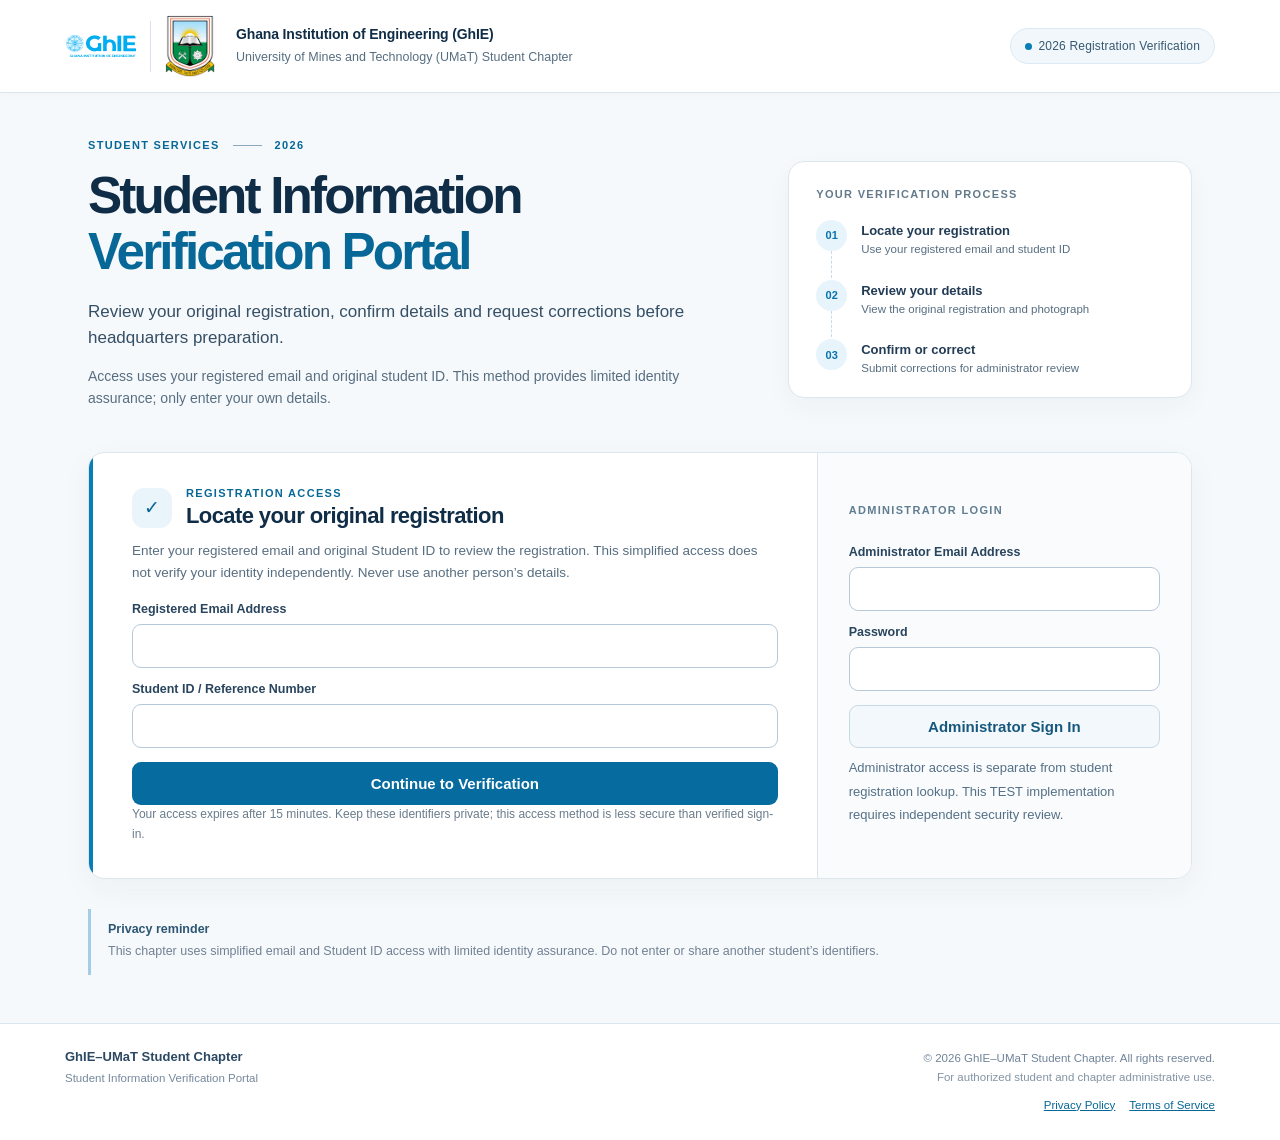
<file: index.html>
<!doctype html>
<html lang="en">
<head>
  <meta charset="UTF-8">
  <meta name="viewport" content="width=device-width,initial-scale=1">
  <meta name="referrer" content="strict-origin-when-cross-origin">
  <meta name="theme-color" content="#ffffff">
  <meta name="description" content="GhIE–UMaT Student Chapter 2026 registration information verification portal.">
  <title>Student Information Verification | GhIE–UMaT Student Chapter</title>
  <link rel="stylesheet" href="style.css">
  <script src="config.js"></script>
  <script src="app.js" defer></script>
</head>
<body>
  <a class="skip-link" href="#main">Skip to main content</a>
  <header class="site-header">
    <div class="header-inner">
      <div class="institutional-identity" aria-label="GhIE and UMaT Student Chapter">
        <div class="logo-pair">
          <div class="ghie-identity" aria-hidden="true">
            <img src="assets/optimized/ghie-image-tight.png" alt="" width="70" height="23" class="ghie-supplied-art">
          </div>
          <span class="identity-separator" aria-hidden="true"></span>
          <img class="umat-crest" src="assets/optimized/umat-crest-tight.png" alt="University of Mines and Technology crest" width="56" height="70">
        </div>
        <div class="identity-copy">
          <div class="identity-heading">Ghana Institution of Engineering <span class="abbreviation">(GhIE)</span></div>
          <div class="identity-subtitle">University of Mines and Technology (UMaT) Student Chapter</div>
        </div>
      </div>
      <div class="header-context"><span class="context-dot" aria-hidden="true"></span>2026 Registration Verification</div>
    </div>
  </header>

  <main id="main" class="site-main">
    <section class="intro" aria-labelledby="page-heading">
      <div class="intro-copy">
        <span class="eyebrow">STUDENT SERVICES <span class="eyebrow-rule" aria-hidden="true"></span> 2026</span>
        <h1 id="page-heading">Student Information<br><span>Verification Portal</span></h1>
        <p class="intro-lead">Review your original registration, confirm details and request corrections before headquarters preparation.</p>
        <p class="intro-detail">Access uses your registered email and original student ID. This method provides limited identity assurance; only enter your own details.</p>
      </div>
      <aside class="process-card" aria-label="Verification process">
        <p class="process-kicker">YOUR VERIFICATION PROCESS</p>
        <ol class="process-steps">
          <li><span class="step-number">01</span><span><strong>Locate your registration</strong><small>Use your registered email and student ID</small></span></li>
          <li><span class="step-number">02</span><span><strong>Review your details</strong><small>View the original registration and photograph</small></span></li>
          <li><span class="step-number">03</span><span><strong>Confirm or correct</strong><small>Submit corrections for administrator review</small></span></li>
        </ol>
      </aside>
    </section>

    <div id="appFeedback" class="global-feedback hide" role="alert" aria-live="assertive"></div>
    <div id="activity" class="activity hide" role="status" aria-live="polite"><span class="spinner" aria-hidden="true"></span><span class="activity-copy"><strong id="activityText">Processing your request…</strong><small id="activityHint">Please keep this page open.</small></span></div>
    <section id="loadingView" class="panel loading-view hide" aria-label="Retrieving your registration record" role="status" aria-live="polite">
      <span class="section-kicker">REGISTRATION RECORD RETRIEVAL</span><h2>Opening your student record…</h2>
      <p>We’re checking your account and retrieving the information on file.</p>
      <div class="skeleton-grid" aria-hidden="true"><span class="skeleton"></span><span class="skeleton"></span><span class="skeleton"></span><span class="skeleton"></span></div>
    </section>

    <section class="panel login-panel" id="login" aria-labelledby="login-title">
      <div class="login-accent" aria-hidden="true"></div>
      <div class="login-body">
        <div class="section-heading"><span class="small-icon" aria-hidden="true">✓</span><div><p class="section-kicker">REGISTRATION ACCESS</p><h2 id="login-title">Locate your original registration</h2></div></div>
        <p class="section-description">Enter your registered email and original Student ID to review the registration. This simplified access does not verify your identity independently. Never use another person’s details.</p>
        <form id="studentLookupForm" class="access-form">
          <div class="form-row"><label for="lookupEmail">Registered Email Address</label><input id="lookupEmail" type="email" maxlength="254" autocomplete="email" required></div>
          <div class="form-row"><label for="lookupId">Student ID / Reference Number</label><input id="lookupId" type="text" maxlength="100" autocomplete="off" required></div>
          <button class="button-primary" type="submit" id="lookupSubmit">Continue to Verification</button>
        </form>
        <div id="lookupResult" class="notice hide" role="status" aria-live="polite"></div>
        <p class="inline-note">Your access expires after 15 minutes. Keep these identifiers private; this access method is less secure than verified sign-in.</p>
      </div>
      <div class="login-aside"><p class="subtle-label">ADMINISTRATOR LOGIN</p>
        <form id="adminLoginForm" class="access-form">
          <div class="form-row"><label for="adminEmail">Administrator Email Address</label><input type="email" id="adminEmail" maxlength="254" autocomplete="username" required></div>
          <div class="form-row"><label for="adminPassword">Password</label><input type="password" id="adminPassword" autocomplete="current-password" required></div>
          <button type="submit" class="button-secondary" id="adminLoginButton">Administrator Sign In</button>
        </form>
        <p>Administrator access is separate from student registration lookup. This TEST implementation requires independent security review.</p>
      </div>
    </section>

    <section class="panel profile-panel hide" id="profile" aria-labelledby="profile-title">
      <div class="panel-topline"><div><span class="section-kicker">STUDENT RECORD</span><h2 id="profile-title">Review your registration information</h2><p class="section-description">Please check each field carefully. The reference number should contain digits only; a valid format does not guarantee the number itself is correct.</p></div><button id="signout" type="button" class="button-secondary button-compact">Sign out</button></div>
      <div class="status-strip"><div><span class="status-label">VERIFICATION STATUS</span><strong id="verificationStatus" class="status-text">Review required</strong></div><span class="status-icon" aria-hidden="true">●</span></div>
      <div id="notice" class="notice hide" role="status" aria-live="polite"></div>
      <div class="progress-note"><span class="progress-label">YOUR NEXT STEP</span> Review the information on file, then confirm your details or propose a correction.</div>
      <div id="correctionTimeline" class="correction-timeline hide" aria-label="Pending correction status"></div>
      <section class="profile-section" aria-labelledby="details-heading">
        <div class="section-heading compact"><span class="section-number" aria-hidden="true">01</span><div><h3 id="details-heading">Personal and academic details</h3><p>Compare these values against your registration information.</p></div></div>
        <div class="detailgrid" id="details"></div>
        <div class="photo" id="photo"></div>
      </section>
      <section class="profile-section" aria-labelledby="region-heading">
        <div class="section-heading compact"><span class="section-number" aria-hidden="true">02</span><div><h3 id="region-heading">Region of Origin</h3><p>Required for preparation of headquarters registration details.</p></div></div>
        <div class="form-row"><label for="region">Select your Region of Origin <span class="required">*</span></label><select id="region" required><option value="">Select a region</option></select></div>
        <div id="outside" class="outside-fields hide"><div class="form-row"><label for="country">Country <span class="required">*</span></label><input id="country" maxlength="80" autocomplete="country-name"></div><div class="form-row"><label for="province">State / Province (if applicable)</label><input id="province" maxlength="80"></div></div>
      </section>
      <section class="profile-section final-step" aria-labelledby="action-heading">
        <div class="section-heading compact"><span class="section-number" aria-hidden="true">03</span><div><h3 id="action-heading">Complete your review</h3><p>Confirm accurate details or propose a correction. Corrections are reviewed before they take effect.</p></div></div>
        <div id="submissionFeedback" class="submission-feedback hide" role="status" aria-live="polite" aria-atomic="true"></div>
        <div id="uncertainActions" class="uncertain-actions hide"><p id="uncertainDetail"></p><div class="actions"><button id="checkStatus" type="button" class="button-secondary">Check current status</button><button id="retryPending" type="button" class="button-primary">Safe retry · same request</button></div></div>
        <div class="actions"><button id="confirm" type="button" class="button-primary">Confirm my details <span aria-hidden="true">✓</span></button><button type="button" class="button-secondary" id="toggleCorrection" aria-expanded="false" aria-controls="correction">Request a correction</button></div>
        <div id="correction" class="correction-box hide"><h4>Propose a correction</h4><p>Your proposed value will be reviewed by a chapter administrator. Your original submission remains unchanged.</p><div class="form-row"><label for="field">Field to correct</label><select id="field"></select></div><div class="form-row"><label for="newValue">Proposed correct value</label><input id="newValue" maxlength="200" placeholder="Enter the correct information"></div><button id="sendCorrection" type="button" class="button-primary">Submit correction for review</button></div>
      </section>
    </section>

    <section class="panel admin-panel hide" id="admin" aria-labelledby="admin-title">
      <div class="panel-topline"><div><p class="section-kicker">AUTHORIZED CHAPTER ACCESS</p><h2 id="admin-title">Administrator dashboard</h2><p class="section-description">Review student verification and proposed corrections.</p></div><div class="admin-header-actions"><button class="button-secondary button-compact" type="button" id="refreshAdmin">Refresh</button><button class="button-secondary button-compact" type="button" id="signoutAdmin">Sign out</button></div></div>
      <div class="admin-banner"><span class="admin-banner-mark" aria-hidden="true">✓</span><div><strong>Authorized chapter review</strong><span>Actions are recorded and subject to server-side permissions.</span></div></div>
      <div id="adminFeedback" class="submission-feedback hide" role="status" aria-live="polite" aria-atomic="true"></div>
      <div id="adminUncertainActions" class="uncertain-actions hide"><p id="adminUncertainDetail"></p><div class="actions"><button id="adminCheckStatus" type="button" class="button-secondary">Check current status</button><button id="adminRetryPending" type="button" class="button-primary">Safe retry · same decision</button></div></div>
      <div class="admin-metrics" id="adminMetrics" aria-label="Global administrator statistics">
        <div class="metric"><small>Original registrations · global</small><strong id="metricRecords">—</strong></div>
        <div class="metric"><small>Confirmed students · global</small><strong id="metricConfirmed">—</strong></div>
        <div class="metric"><small>Registration-ready · global</small><strong id="metricReady">—</strong></div>
        <div class="metric"><small>Students with pending corrections · global</small><strong id="metricPending">—</strong></div>
        <div class="metric"><small>Later duplicate submissions · global</small><strong id="metricDuplicates">—</strong></div>
        <div class="metric"><small>Identity cases needing review · global</small><strong id="metricConflicts">—</strong></div>
      </div>
      <div class="search-box"><label for="search">Search student records</label><p class="form-hint">Search by surname or other names, student reference number, or registered email. Searches run only after you submit.</p><form id="searchForm" class="search-controls"><input type="search" id="search" placeholder="Search records" autocomplete="off"><button type="submit" id="searchButton" class="button-primary">Search</button><button type="button" id="clearSearch" class="button-secondary">Clear / Reset</button></form></div>
      <div class="sr-only" role="status" aria-live="polite" id="summary"></div>
      <section class="admin-section" aria-labelledby="pending-heading"><div class="admin-section-heading"><h3 id="pending-heading">Pending correction requests</h3><span class="subtle-label">ADMIN REVIEW</span></div><div id="pending" class="admin-list" aria-live="polite"></div><nav class="pagination" aria-label="Pending corrections pagination"><button class="button-secondary button-compact" type="button" id="prevPending">Previous</button><span id="pendingPageInfo" class="page-indicator">—</span><button class="button-secondary button-compact" type="button" id="nextPending">Next</button></nav></section>
      <section class="admin-section" aria-labelledby="duplicates-heading"><div class="admin-section-heading"><h3 id="duplicates-heading">Duplicate Registrations</h3><span class="subtle-label">ORIGINALS &amp; REVIEW CASES</span></div><div id="duplicateGroups" class="admin-list"></div></section>
      <section class="admin-section" aria-labelledby="records-heading"><div class="admin-section-heading"><h3 id="records-heading">Student records</h3><span class="subtle-label">REGISTRATION PREPARATION</span></div><div id="records" class="records admin-list" aria-live="polite"></div><nav class="pagination" aria-label="Student records pagination"><button class="button-secondary button-compact" type="button" id="prevRecords">Previous</button><span id="recordPageInfo" class="page-indicator">—</span><button class="button-secondary button-compact" type="button" id="nextRecords">Next</button></nav></section>
    </section>

    <div class="privacy-inline"><strong>Privacy reminder</strong><p>This chapter uses simplified email and Student ID access with limited identity assurance. Do not enter or share another student’s identifiers.</p></div>
  </main>

  <footer class="site-footer"><div class="footer-inner"><div><strong>GhIE–UMaT Student Chapter</strong><span>Student Information Verification Portal</span></div><div class="footer-copy">© 2026 GhIE–UMaT Student Chapter. All rights reserved.<span>For authorized student and chapter administrative use.</span><nav class="legal-links" aria-label="Legal information"><a href="privacy.html">Privacy Policy</a><a href="terms.html">Terms of Service</a></nav></div></div></footer>
  <iframe name="bridge" id="bridge" title="Secure backend communication" class="hide"></iframe>
  <form id="transport" method="POST" target="bridge" class="hide"><input type="hidden" name="payload" id="payload"></form>
</body>
</html>
</file>
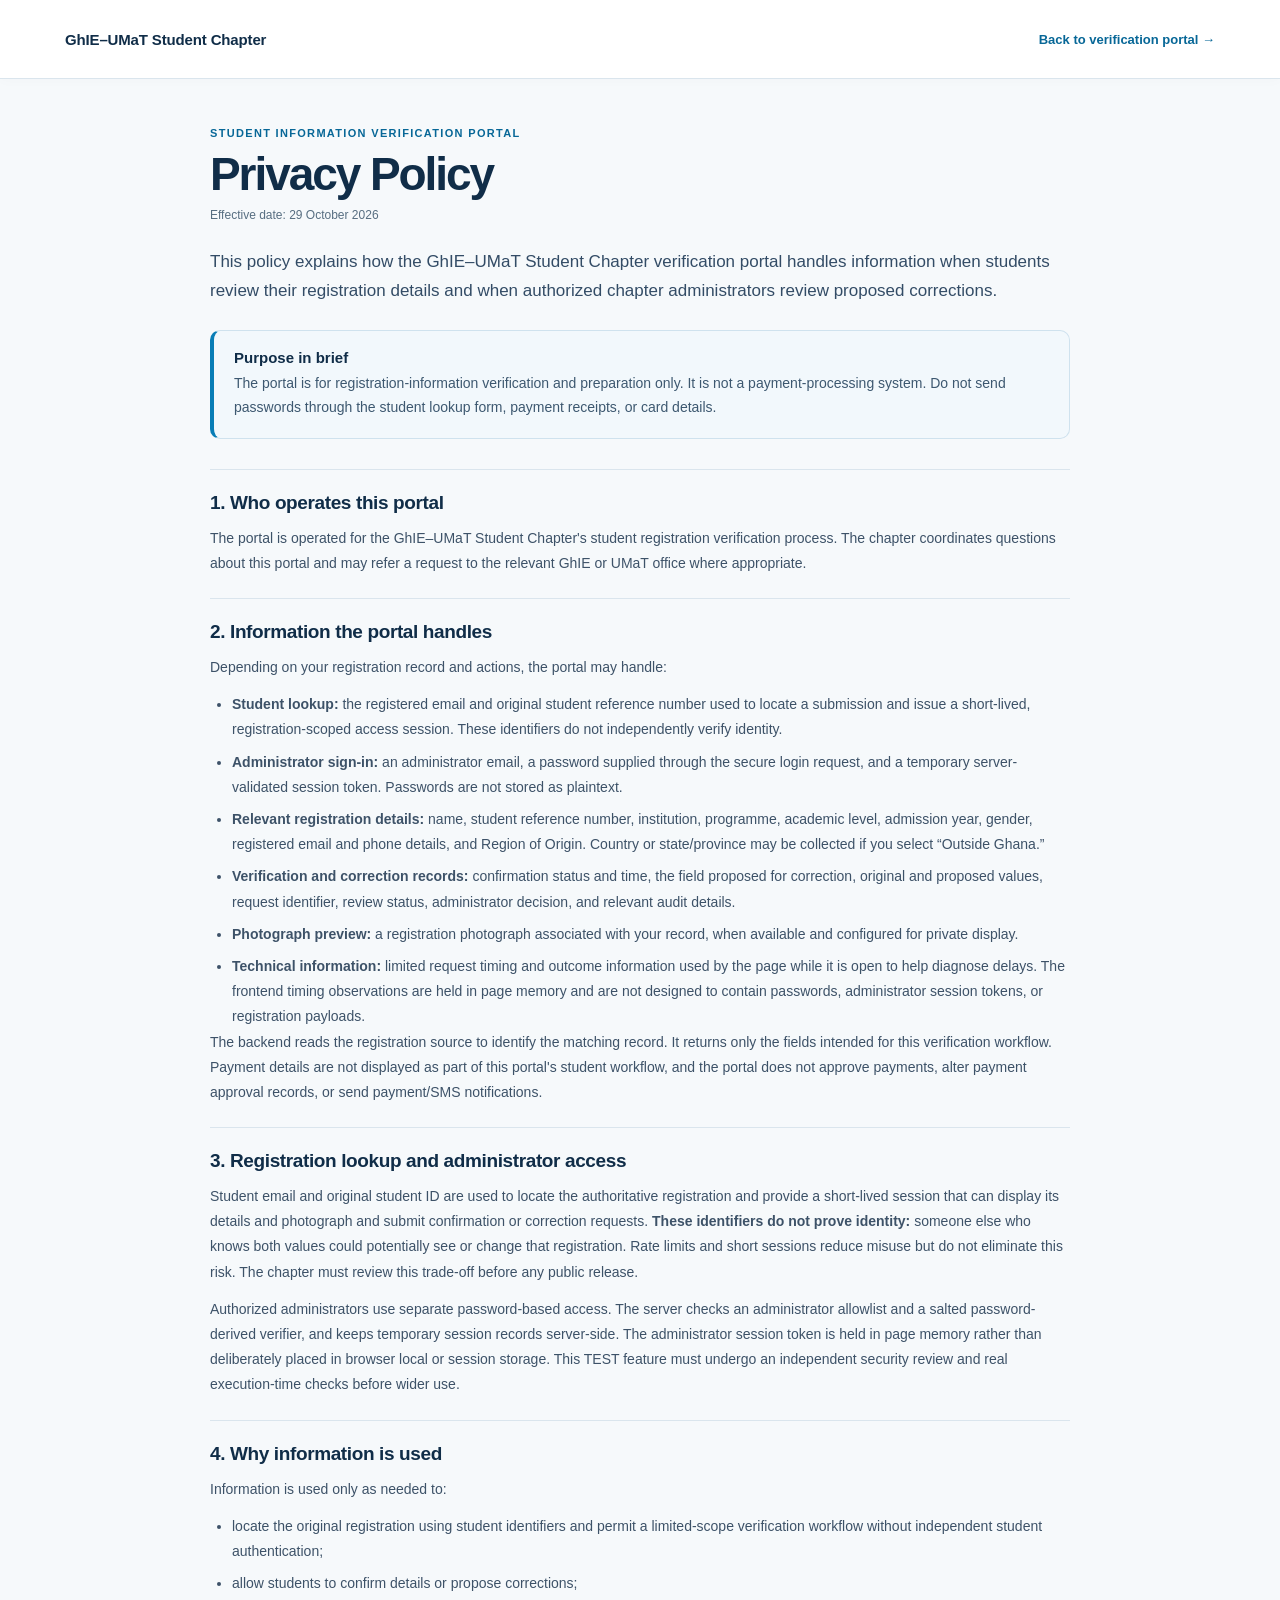
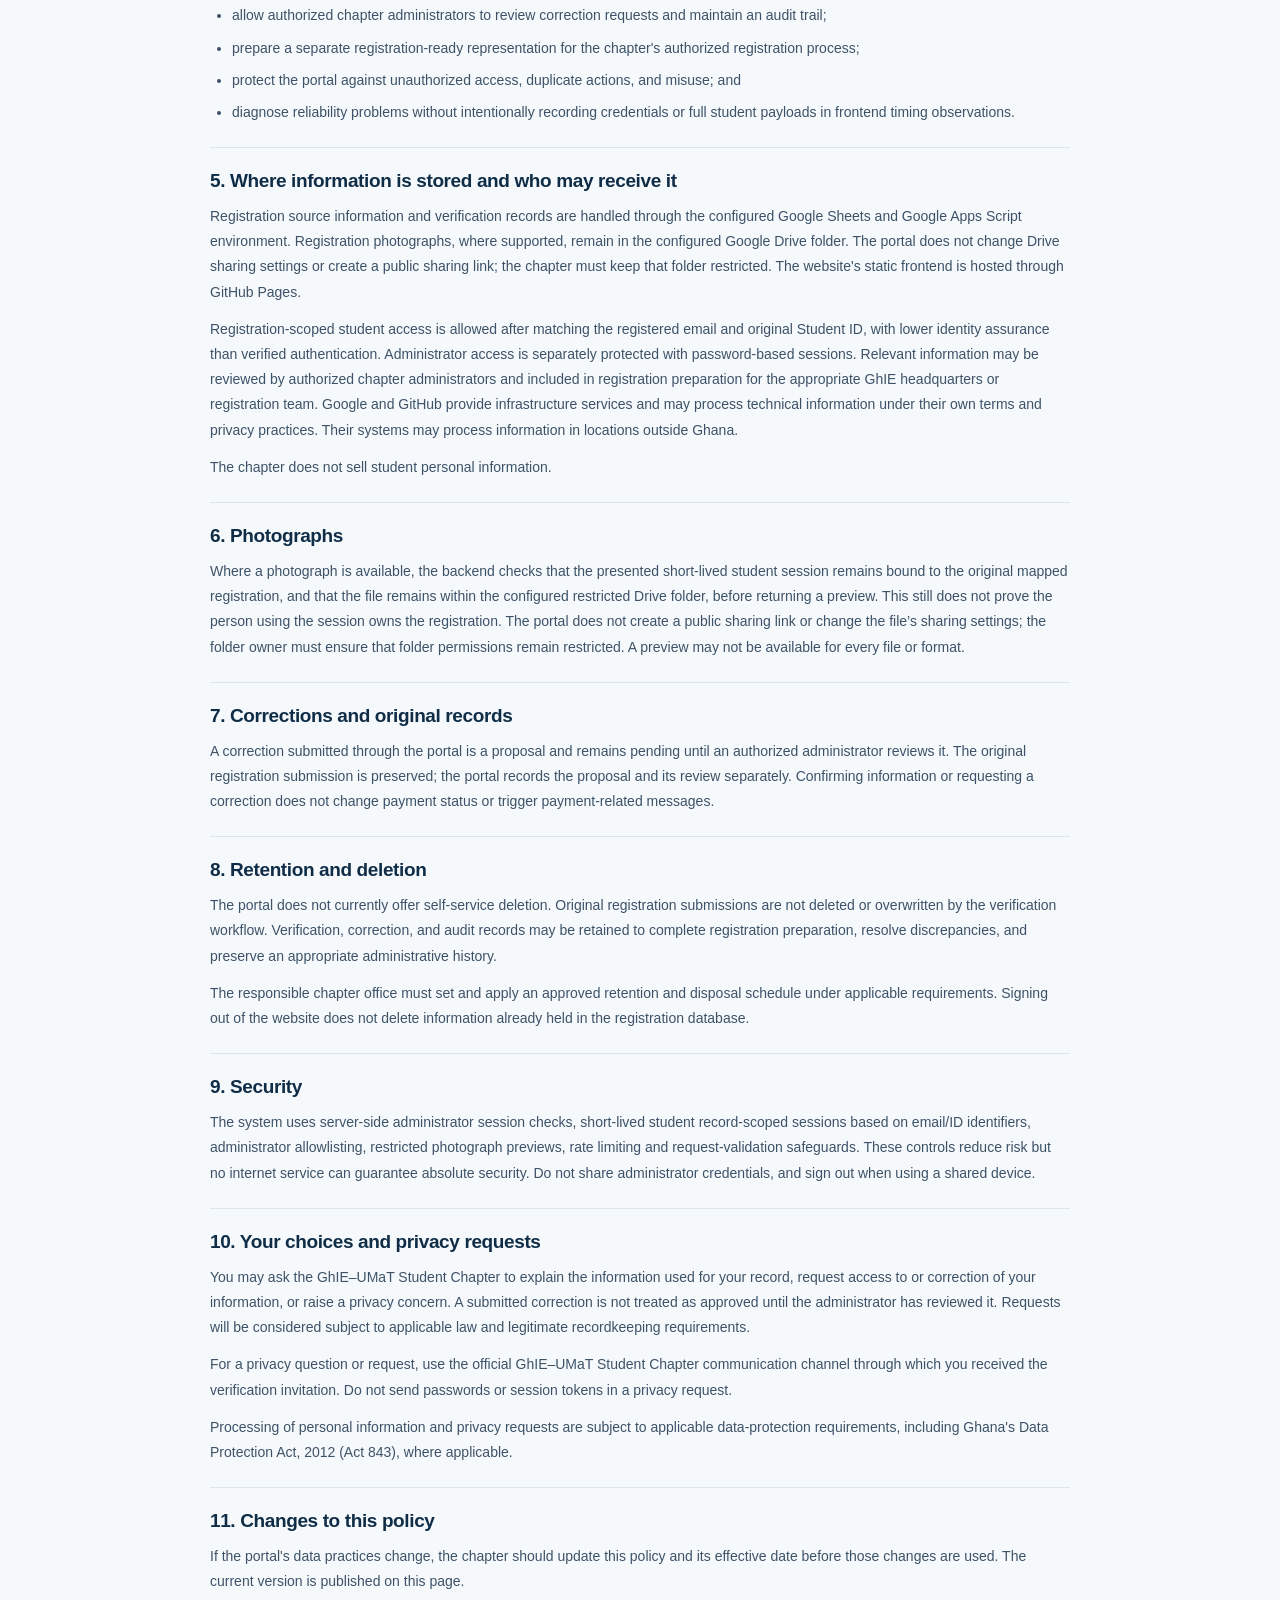
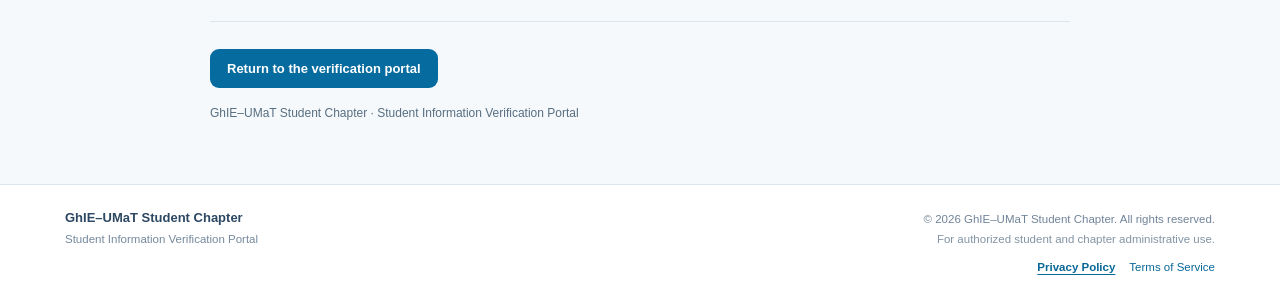
<file: privacy.html>
<!doctype html>
<html lang="en">
<head>
  <meta charset="UTF-8">
  <meta name="viewport" content="width=device-width, initial-scale=1">
  <meta name="referrer" content="strict-origin-when-cross-origin">
  <meta name="theme-color" content="#ffffff">
  <meta name="description" content="Privacy information for the GhIE–UMaT Student Information Verification Portal.">
  <link rel="canonical" href="https://ghieumat.github.io/ghie-verification-test/privacy.html">
  <link rel="stylesheet" href="style.css">
  <link rel="stylesheet" href="legal.css">
  <title>Privacy Policy | GhIE–UMaT Student Chapter</title>
</head>
<body>
  <a class="skip-link" href="#main">Skip to main content</a>
  <header class="site-header">
    <div class="header-inner legal-header">
      <a class="legal-brand" href="./" aria-label="GhIE–UMaT Student Chapter home">GhIE–UMaT Student Chapter</a>
      <a class="legal-back" href="./">Back to verification portal <span aria-hidden="true">→</span></a>
    </div>
  </header>
  <main id="main" class="legal-main">
    <p class="section-kicker">STUDENT INFORMATION VERIFICATION PORTAL</p>
    <h1>Privacy Policy</h1>
    <p class="legal-updated">Effective date: 29 October 2026</p>
    <p class="legal-lead">This policy explains how the GhIE–UMaT Student Chapter verification portal handles information when students review their registration details and when authorized chapter administrators review proposed corrections.</p>
    <div class="legal-callout"><strong>Purpose in brief</strong><p>The portal is for registration-information verification and preparation only. It is not a payment-processing system. Do not send passwords through the student lookup form, payment receipts, or card details.</p></div>

    <section><h2>1. Who operates this portal</h2>
      <p>The portal is operated for the GhIE–UMaT Student Chapter's student registration verification process. The chapter coordinates questions about this portal and may refer a request to the relevant GhIE or UMaT office where appropriate.</p>
    </section>
    <section><h2>2. Information the portal handles</h2>
      <p>Depending on your registration record and actions, the portal may handle:</p>
      <ul>
        <li><strong>Student lookup:</strong> the registered email and original student reference number used to locate a submission and issue a short-lived, registration-scoped access session. These identifiers do not independently verify identity.</li><li><strong>Administrator sign-in:</strong> an administrator email, a password supplied through the secure login request, and a temporary server-validated session token. Passwords are not stored as plaintext.</li>
        <li><strong>Relevant registration details:</strong> name, student reference number, institution, programme, academic level, admission year, gender, registered email and phone details, and Region of Origin. Country or state/province may be collected if you select “Outside Ghana.”</li>
        <li><strong>Verification and correction records:</strong> confirmation status and time, the field proposed for correction, original and proposed values, request identifier, review status, administrator decision, and relevant audit details.</li>
        <li><strong>Photograph preview:</strong> a registration photograph associated with your record, when available and configured for private display.</li>
        <li><strong>Technical information:</strong> limited request timing and outcome information used by the page while it is open to help diagnose delays. The frontend timing observations are held in page memory and are not designed to contain passwords, administrator session tokens, or registration payloads.</li>
      </ul>
      <p>The backend reads the registration source to identify the matching record. It returns only the fields intended for this verification workflow. Payment details are not displayed as part of this portal's student workflow, and the portal does not approve payments, alter payment approval records, or send payment/SMS notifications.</p>
    </section>
    <section><h2>3. Registration lookup and administrator access</h2>
      <p>Student email and original student ID are used to locate the authoritative registration and provide a short-lived session that can display its details and photograph and submit confirmation or correction requests. <strong>These identifiers do not prove identity:</strong> someone else who knows both values could potentially see or change that registration. Rate limits and short sessions reduce misuse but do not eliminate this risk. The chapter must review this trade-off before any public release.</p>
      <p>Authorized administrators use separate password-based access. The server checks an administrator allowlist and a salted password-derived verifier, and keeps temporary session records server-side. The administrator session token is held in page memory rather than deliberately placed in browser local or session storage. This TEST feature must undergo an independent security review and real execution-time checks before wider use.</p>
    </section>
    <section><h2>4. Why information is used</h2>
      <p>Information is used only as needed to:</p>
      <ul>
        <li>locate the original registration using student identifiers and permit a limited-scope verification workflow without independent student authentication;</li>
        <li>allow students to confirm details or propose corrections;</li>
        <li>allow authorized chapter administrators to review correction requests and maintain an audit trail;</li>
        <li>prepare a separate registration-ready representation for the chapter's authorized registration process;</li>
        <li>protect the portal against unauthorized access, duplicate actions, and misuse; and</li>
        <li>diagnose reliability problems without intentionally recording credentials or full student payloads in frontend timing observations.</li>
      </ul>
    </section>
    <section><h2>5. Where information is stored and who may receive it</h2>
      <p>Registration source information and verification records are handled through the configured Google Sheets and Google Apps Script environment. Registration photographs, where supported, remain in the configured Google Drive folder. The portal does not change Drive sharing settings or create a public sharing link; the chapter must keep that folder restricted. The website's static frontend is hosted through GitHub Pages.</p>
      <p>Registration-scoped student access is allowed after matching the registered email and original Student ID, with lower identity assurance than verified authentication. Administrator access is separately protected with password-based sessions. Relevant information may be reviewed by authorized chapter administrators and included in registration preparation for the appropriate GhIE headquarters or registration team. Google and GitHub provide infrastructure services and may process technical information under their own terms and privacy practices. Their systems may process information in locations outside Ghana.</p>
      <p>The chapter does not sell student personal information.</p>
    </section>
    <section><h2>6. Photographs</h2>
      <p>Where a photograph is available, the backend checks that the presented short-lived student session remains bound to the original mapped registration, and that the file remains within the configured restricted Drive folder, before returning a preview. This still does not prove the person using the session owns the registration. The portal does not create a public sharing link or change the file’s sharing settings; the folder owner must ensure that folder permissions remain restricted. A preview may not be available for every file or format.</p>
    </section>
    <section><h2>7. Corrections and original records</h2>
      <p>A correction submitted through the portal is a proposal and remains pending until an authorized administrator reviews it. The original registration submission is preserved; the portal records the proposal and its review separately. Confirming information or requesting a correction does not change payment status or trigger payment-related messages.</p>
    </section>
    <section><h2>8. Retention and deletion</h2>
      <p>The portal does not currently offer self-service deletion. Original registration submissions are not deleted or overwritten by the verification workflow. Verification, correction, and audit records may be retained to complete registration preparation, resolve discrepancies, and preserve an appropriate administrative history.</p>
      <p>The responsible chapter office must set and apply an approved retention and disposal schedule under applicable requirements. Signing out of the website does not delete information already held in the registration database.</p>
    </section>
    <section><h2>9. Security</h2>
      <p>The system uses server-side administrator session checks, short-lived student record-scoped sessions based on email/ID identifiers, administrator allowlisting, restricted photograph previews, rate limiting and request-validation safeguards. These controls reduce risk but no internet service can guarantee absolute security. Do not share administrator credentials, and sign out when using a shared device.</p>
    </section>
    <section><h2>10. Your choices and privacy requests</h2>
      <p>You may ask the GhIE–UMaT Student Chapter to explain the information used for your record, request access to or correction of your information, or raise a privacy concern. A submitted correction is not treated as approved until the administrator has reviewed it. Requests will be considered subject to applicable law and legitimate recordkeeping requirements.</p>
      <p>For a privacy question or request, use the official GhIE–UMaT Student Chapter communication channel through which you received the verification invitation. Do not send passwords or session tokens in a privacy request.</p>
      <p>Processing of personal information and privacy requests are subject to applicable data-protection requirements, including Ghana's Data Protection Act, 2012 (Act 843), where applicable.</p>
    </section>
    <section><h2>11. Changes to this policy</h2>
      <p>If the portal's data practices change, the chapter should update this policy and its effective date before those changes are used. The current version is published on this page.</p>
    </section>
    <div class="legal-end"><a class="button-primary legal-button" href="./">Return to the verification portal</a><p>GhIE–UMaT Student Chapter · Student Information Verification Portal</p></div>
  </main>
  <footer class="site-footer"><div class="footer-inner"><div><strong>GhIE–UMaT Student Chapter</strong><span>Student Information Verification Portal</span></div><div class="footer-copy">© 2026 GhIE–UMaT Student Chapter. All rights reserved.<span>For authorized student and chapter administrative use.</span><nav class="legal-links" aria-label="Legal information"><a href="privacy.html" aria-current="page">Privacy Policy</a><a href="terms.html">Terms of Service</a></nav></div></div></footer>
</body>
</html>
</file>
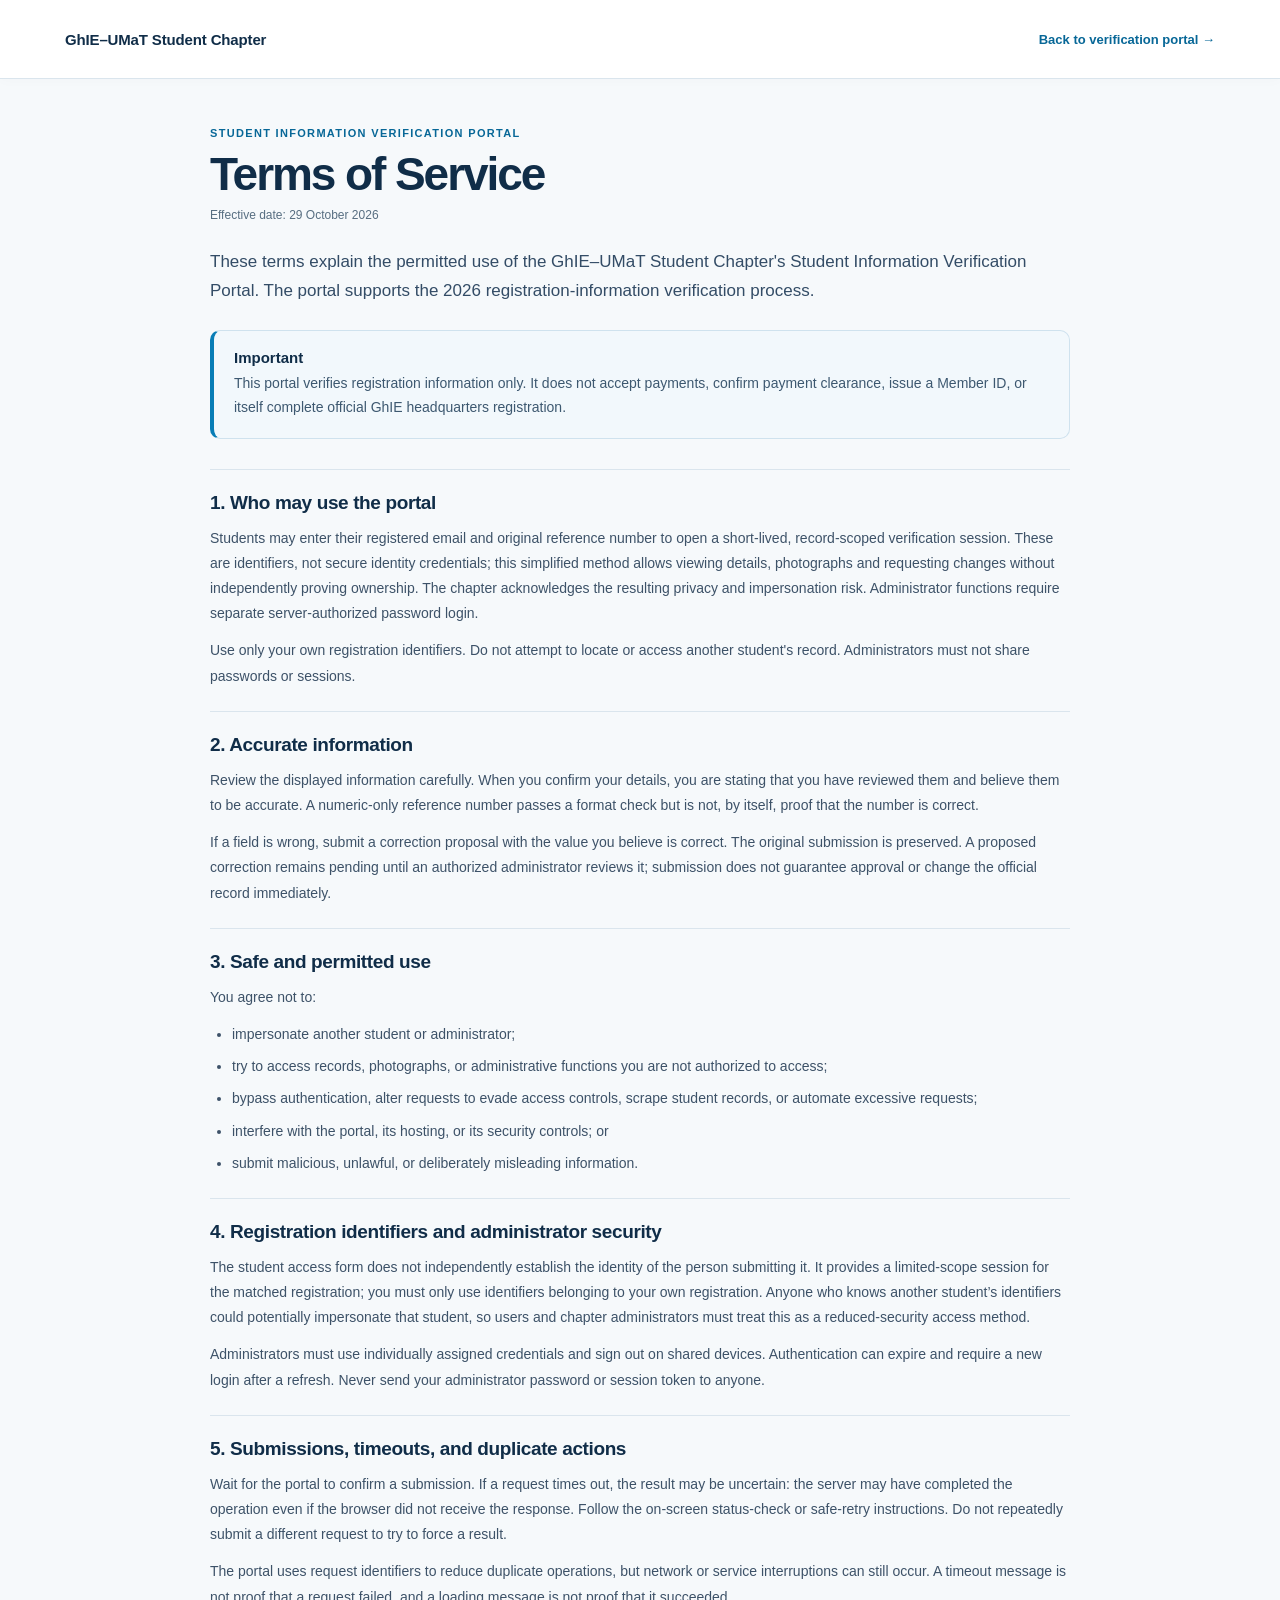
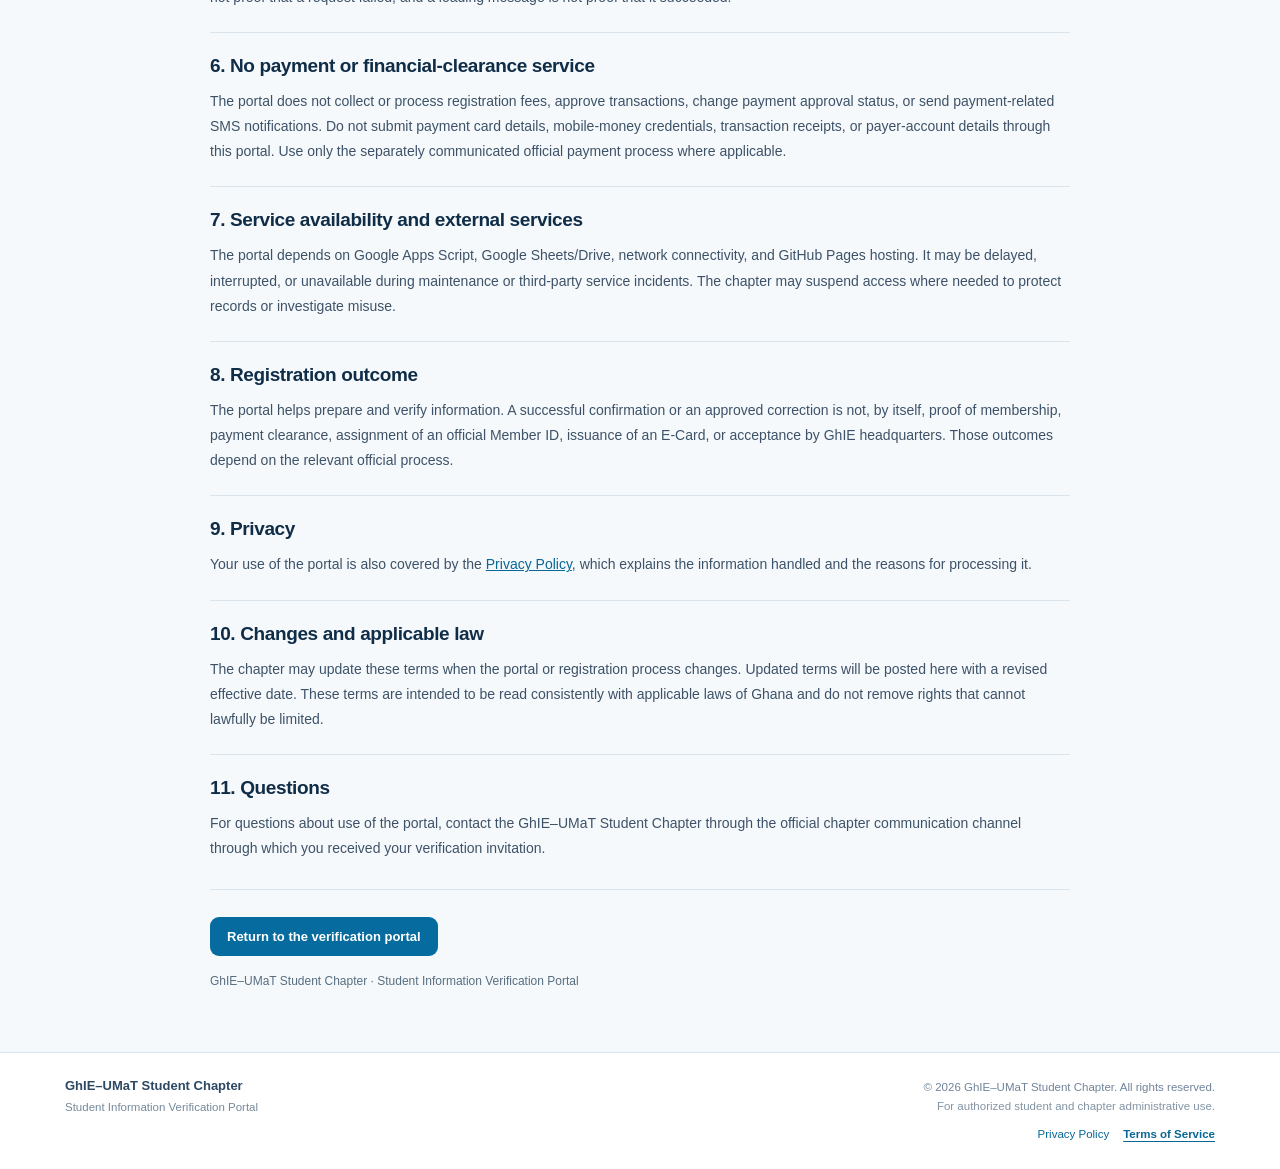
<file: terms.html>
<!doctype html>
<html lang="en">
<head>
  <meta charset="UTF-8">
  <meta name="viewport" content="width=device-width, initial-scale=1">
  <meta name="referrer" content="strict-origin-when-cross-origin">
  <meta name="theme-color" content="#ffffff">
  <meta name="description" content="Terms of use for the GhIE–UMaT Student Information Verification Portal.">
  <link rel="canonical" href="https://ghieumat.github.io/ghie-verification-test/terms.html">
  <link rel="stylesheet" href="style.css">
  <link rel="stylesheet" href="legal.css">
  <title>Terms of Service | GhIE–UMaT Student Chapter</title>
</head>
<body>
  <a class="skip-link" href="#main">Skip to main content</a>
  <header class="site-header"><div class="header-inner legal-header"><a class="legal-brand" href="./" aria-label="GhIE–UMaT Student Chapter home">GhIE–UMaT Student Chapter</a><a class="legal-back" href="./">Back to verification portal <span aria-hidden="true">→</span></a></div></header>
  <main id="main" class="legal-main">
    <p class="section-kicker">STUDENT INFORMATION VERIFICATION PORTAL</p>
    <h1>Terms of Service</h1>
    <p class="legal-updated">Effective date: 29 October 2026</p>
    <p class="legal-lead">These terms explain the permitted use of the GhIE–UMaT Student Chapter's Student Information Verification Portal. The portal supports the 2026 registration-information verification process.</p>
    <div class="legal-callout"><strong>Important</strong><p>This portal verifies registration information only. It does not accept payments, confirm payment clearance, issue a Member ID, or itself complete official GhIE headquarters registration.</p></div>
    <section><h2>1. Who may use the portal</h2>
      <p>Students may enter their registered email and original reference number to open a short-lived, record-scoped verification session. These are identifiers, not secure identity credentials; this simplified method allows viewing details, photographs and requesting changes without independently proving ownership. The chapter acknowledges the resulting privacy and impersonation risk. Administrator functions require separate server-authorized password login.</p>
      <p>Use only your own registration identifiers. Do not attempt to locate or access another student's record. Administrators must not share passwords or sessions.</p>
    </section>
    <section><h2>2. Accurate information</h2>
      <p>Review the displayed information carefully. When you confirm your details, you are stating that you have reviewed them and believe them to be accurate. A numeric-only reference number passes a format check but is not, by itself, proof that the number is correct.</p>
      <p>If a field is wrong, submit a correction proposal with the value you believe is correct. The original submission is preserved. A proposed correction remains pending until an authorized administrator reviews it; submission does not guarantee approval or change the official record immediately.</p>
    </section>
    <section><h2>3. Safe and permitted use</h2>
      <p>You agree not to:</p>
      <ul>
        <li>impersonate another student or administrator;</li>
        <li>try to access records, photographs, or administrative functions you are not authorized to access;</li>
        <li>bypass authentication, alter requests to evade access controls, scrape student records, or automate excessive requests;</li>
        <li>interfere with the portal, its hosting, or its security controls; or</li>
        <li>submit malicious, unlawful, or deliberately misleading information.</li>
      </ul>
    </section>
    <section><h2>4. Registration identifiers and administrator security</h2>
      <p>The student access form does not independently establish the identity of the person submitting it. It provides a limited-scope session for the matched registration; you must only use identifiers belonging to your own registration. Anyone who knows another student’s identifiers could potentially impersonate that student, so users and chapter administrators must treat this as a reduced-security access method.</p>
      <p>Administrators must use individually assigned credentials and sign out on shared devices. Authentication can expire and require a new login after a refresh. Never send your administrator password or session token to anyone.</p>
    </section>
    <section><h2>5. Submissions, timeouts, and duplicate actions</h2>
      <p>Wait for the portal to confirm a submission. If a request times out, the result may be uncertain: the server may have completed the operation even if the browser did not receive the response. Follow the on-screen status-check or safe-retry instructions. Do not repeatedly submit a different request to try to force a result.</p>
      <p>The portal uses request identifiers to reduce duplicate operations, but network or service interruptions can still occur. A timeout message is not proof that a request failed, and a loading message is not proof that it succeeded.</p>
    </section>
    <section><h2>6. No payment or financial-clearance service</h2>
      <p>The portal does not collect or process registration fees, approve transactions, change payment approval status, or send payment-related SMS notifications. Do not submit payment card details, mobile-money credentials, transaction receipts, or payer-account details through this portal. Use only the separately communicated official payment process where applicable.</p>
    </section>
    <section><h2>7. Service availability and external services</h2>
      <p>The portal depends on Google Apps Script, Google Sheets/Drive, network connectivity, and GitHub Pages hosting. It may be delayed, interrupted, or unavailable during maintenance or third-party service incidents. The chapter may suspend access where needed to protect records or investigate misuse.</p>
    </section>
    <section><h2>8. Registration outcome</h2>
      <p>The portal helps prepare and verify information. A successful confirmation or an approved correction is not, by itself, proof of membership, payment clearance, assignment of an official Member ID, issuance of an E-Card, or acceptance by GhIE headquarters. Those outcomes depend on the relevant official process.</p>
    </section>
    <section><h2>9. Privacy</h2>
      <p>Your use of the portal is also covered by the <a href="privacy.html">Privacy Policy</a>, which explains the information handled and the reasons for processing it.</p>
    </section>
    <section><h2>10. Changes and applicable law</h2>
      <p>The chapter may update these terms when the portal or registration process changes. Updated terms will be posted here with a revised effective date. These terms are intended to be read consistently with applicable laws of Ghana and do not remove rights that cannot lawfully be limited.</p>
    </section>
    <section><h2>11. Questions</h2>
      <p>For questions about use of the portal, contact the GhIE–UMaT Student Chapter through the official chapter communication channel through which you received your verification invitation.</p>
    </section>
    <div class="legal-end"><a class="button-primary legal-button" href="./">Return to the verification portal</a><p>GhIE–UMaT Student Chapter · Student Information Verification Portal</p></div>
  </main>
  <footer class="site-footer"><div class="footer-inner"><div><strong>GhIE–UMaT Student Chapter</strong><span>Student Information Verification Portal</span></div><div class="footer-copy">© 2026 GhIE–UMaT Student Chapter. All rights reserved.<span>For authorized student and chapter administrative use.</span><nav class="legal-links" aria-label="Legal information"><a href="privacy.html">Privacy Policy</a><a href="terms.html" aria-current="page">Terms of Service</a></nav></div></div></footer>
</body>
</html>
</file>
<file: style.css>
:root{font-family:Inter,"Segoe UI",Roboto,Arial,system-ui,sans-serif;color:#142b45;background:#f6f8fb;font-size:15px;font-synthesis:none;--navy:#112d4c;--blue:#0876ad;--blue-deep:#075d91;--blue-pale:#e9f4fa;--muted:#5d7187;--line:#dce5ed;--white:#fff;--radius:14px}*{box-sizing:border-box}html{scroll-behavior:smooth}body{margin:0;min-height:100vh;display:flex;flex-direction:column}body,button,input,select{font-family:inherit}button,input,select{font-size:inherit}button{cursor:pointer;font-weight:650;transition:background-color .15s,border-color .15s,box-shadow .15s}button:disabled{opacity:.52;cursor:not-allowed}button:focus-visible,input:focus-visible,select:focus-visible,a:focus-visible{outline:3px solid #62b6e9;outline-offset:3px}a{color:var(--blue-deep)}h1,h2,h3,h4,p{margin-top:0}h1,h2,h3,h4{color:var(--navy)}.hide{display:none!important}.sr-only{position:absolute!important;width:1px;height:1px;padding:0;overflow:hidden;clip:rect(0,0,0,0);white-space:nowrap;border:0}.skip-link{position:absolute;left:12px;top:-60px;z-index:9;background:#fff;padding:12px 18px;border-radius:9px}.skip-link:focus{top:12px}.site-header{background:var(--white);border-bottom:1px solid var(--line)}.header-inner{max-width:1210px;min-height:103px;margin:0 auto;padding:14px 30px;display:flex;align-items:center;justify-content:space-between;gap:24px}.institutional-identity{display:flex;align-items:center;gap:21px;min-width:0}.logo-pair{display:flex;align-items:center;gap:13px;flex:0 0 auto}.ghie-identity{width:84px;min-height:57px;display:flex;flex-direction:column;align-items:center;justify-content:center;gap:0}.ghie-name{font-weight:850;letter-spacing:-.08em;line-height:1.05;font-size:31px;color:#0774b2}.ghie-supplied-art{display:block;object-fit:contain;width:68px;height:15px}.identity-separator{width:1px;height:51px;background:#d8e1e8}.umat-crest{width:54px;height:69px;object-fit:contain}.identity-copy{border-left:1px solid var(--line);padding-left:20px;max-width:430px}.identity-heading{font-weight:780;font-size:14px;line-height:1.35;color:var(--navy)}.identity-subtitle{color:var(--muted);font-size:12.5px;line-height:1.5;margin-top:4px}.header-context{flex:0 0 auto;font-size:12px;letter-spacing:.015em;color:#526980;border:1px solid var(--line);border-radius:40px;padding:10px 14px;background:#f8fafc}.context-dot{width:7px;height:7px;background:var(--blue);border-radius:50%;display:inline-block;margin-right:7px}.site-main{width:100%;max-width:1160px;margin:0 auto;flex:1;padding:0 28px 48px}.intro{display:grid;grid-template-columns:minmax(0,1.32fr) minmax(300px,.8fr);gap:58px;align-items:center;padding:53px 0 36px}.eyebrow,.section-kicker,.process-kicker,.subtle-label{font-size:11px;font-weight:800;letter-spacing:.12em;color:var(--blue-deep)}.eyebrow{display:inline-flex;align-items:center;gap:13px}.eyebrow-rule{width:29px;height:1px;background:#8ba8bd;display:inline-block}h1{font-size:clamp(36px,4vw,53px);line-height:1.1;letter-spacing:-.048em;font-weight:770;margin:16px 0 18px}h1 span{color:var(--blue-deep)}.intro-lead{font-size:17px;line-height:1.57;color:#334c66;max-width:630px;margin-bottom:13px}.intro-detail{max-width:600px;color:var(--muted);line-height:1.6;font-size:14px}.process-card{background:#fff;border:1px solid #dce6ed;border-radius:var(--radius);box-shadow:0 9px 27px rgba(18,51,81,.04);padding:26px 27px 20px}.process-kicker{margin-bottom:20px;color:#647a8b}.process-steps{padding:0;list-style:none;margin:0}.process-steps li{display:flex;gap:14px;position:relative;padding-bottom:22px}.process-steps li:last-child{padding-bottom:0}.process-steps li:not(:last-child):before{content:"";position:absolute;top:31px;bottom:2px;left:15px;border-left:1px dashed #c8dce8}.step-number{width:31px;height:31px;flex:0 0 31px;border-radius:50%;display:grid;place-items:center;font-size:11px;font-weight:800;background:#e7f4fb;color:#0774af}.process-steps strong{display:block;margin:3px 0 3px;font-size:13px;color:#233c55}.process-steps small{display:block;font-size:11.5px;line-height:1.45;color:var(--muted)}.panel{background:#fff;border:1px solid var(--line);border-radius:var(--radius);box-shadow:0 8px 23px rgba(23,49,72,.045);margin:0 0 25px}.login-panel{display:grid;grid-template-columns:4px minmax(0,1.45fr) minmax(240px,.75fr);overflow:hidden;min-height:253px}.login-accent{background:var(--blue)}.login-body{padding:31px 37px 30px}.section-heading{display:flex;align-items:center;gap:14px}.section-heading h2{font-size:22px;letter-spacing:-.027em;margin:3px 0 0}.small-icon{width:40px;height:40px;background:#eaf5fb;color:var(--blue-deep);display:grid;place-items:center;border-radius:12px;font-weight:800;font-size:19px}.section-kicker{margin:0 0 4px}.section-description{font-size:13.5px;line-height:1.65;color:var(--muted);max-width:690px;margin:11px 0 15px}.signin-slot{min-height:44px;margin:18px 0 15px}.inline-note{font-size:12px;color:#6a7c8b;margin-bottom:0;line-height:1.6}.inline-note span{color:var(--blue-deep);margin-right:5px}.login-aside{background:#f8fafc;border-left:1px solid var(--line);padding:42px 31px;display:flex;flex-direction:column;justify-content:center}.login-aside .subtle-label{color:#617d90}.login-aside p:last-child{line-height:1.8;font-size:13px;color:#557086;margin:8px 0 0}.login-aside strong{color:#2d526c}.profile-panel,.admin-panel{padding:31px 36px}.panel-topline{display:flex;justify-content:space-between;gap:20px;align-items:flex-start;padding-bottom:19px;border-bottom:1px solid var(--line)}.panel-topline h2{font-size:25px;letter-spacing:-.035em;margin:6px 0 0}.panel-topline .section-description{margin-bottom:0}.status-strip{display:flex;justify-content:space-between;align-items:center;gap:16px;background:#f0f7fb;border:1px solid #cfe5f2;border-radius:10px;padding:17px 20px;margin:25px 0 12px}.status-label{display:block;font-size:10px;font-weight:800;letter-spacing:.1em;color:#54758b;margin-bottom:5px}.status-text{font-size:15px;color:#0e4d7b}.status-strip.is-ready{background:#eff8f3;border-color:#c6e5d2}.status-strip.is-ready .status-text,.status-strip.is-ready .status-icon{color:#18784d}.status-strip.is-pending{background:#fff9ed;border-color:#f0dfb7}.status-strip.is-pending .status-text,.status-strip.is-pending .status-icon{color:#835c0a}.status-icon{font-size:18px;color:var(--blue)}.notice,.global-feedback{padding:14px 17px;border-radius:10px;background:#eef7fd;border:1px solid #c9e4f6;color:#205577;line-height:1.55;font-size:13px;margin:17px 0}.notice.error,.global-feedback.error{background:#fff4f2;border-color:#e9c7bf;color:#993c35}.profile-section{padding:28px 0 15px;border-bottom:1px solid var(--line)}.profile-section:last-child{border-bottom:0}.section-heading.compact{align-items:flex-start;gap:13px}.section-number{display:grid;place-items:center;border:1px solid #cfe5f2;border-radius:9px;color:var(--blue-deep);background:#eff8fd;flex:0 0 36px;width:36px;height:36px;font-size:12px;font-weight:800}.section-heading h3{font-size:17px;line-height:1.35;margin:2px 0 4px}.section-heading.compact p{font-size:12.5px;color:var(--muted);margin:0;line-height:1.55}.detailgrid{display:grid;grid-template-columns:repeat(2,minmax(0,1fr));gap:12px;margin:22px 0 13px}.detail{min-width:0;background:#f8fafc;border:1px solid #e7edf2;border-radius:10px;padding:15px 18px;overflow-wrap:anywhere}.detail small{display:block;margin-bottom:7px;color:#61768c;font-size:11.5px}.detail strong{display:block;font-size:13.5px;font-weight:670;color:#213b53}.detail.ref-alert{background:#fff9ed;border-color:#ebd7aa}.detail.ref-alert strong{color:#895c00}.photo{display:flex;align-items:center;gap:12px;font-size:12px;color:var(--muted)}.photo img{width:94px;height:112px;object-fit:cover;border-radius:9px;border:1px solid var(--line)}.form-row{margin:17px 0 0}.form-row label,.search-box label{display:block;margin-bottom:8px;font-size:12.5px;font-weight:720;color:#29455e}.required{color:#a74735}.form-row input,.form-row select,.search-box input{display:block;width:100%;max-width:590px;min-height:44px;padding:11px 13px;border-radius:9px;border:1px solid #b7c9d9;background:#fff;color:#1d3954}.form-row input::placeholder,.search-box input::placeholder{color:#8da0b0}.form-row select{padding-right:32px}.outside-fields{padding-top:3px}.actions{display:flex;flex-wrap:wrap;gap:12px;margin:20px 0 8px}button{border:1px solid transparent;border-radius:9px;min-height:43px;padding:11px 17px}.button-primary{background:var(--blue-deep);color:#fff}.button-primary:hover:not(:disabled){background:#044d7a}.button-secondary{background:#f3f8fc;color:#17577d;border-color:#c7d9e6}.button-secondary:hover:not(:disabled){background:#e7f3fa}.button-compact{min-height:36px;padding:8px 13px;font-size:12px}.button-danger{color:#984234;border-color:#edd0c9;background:#fff8f6}.button-danger:hover:not(:disabled){background:#ffefeb}.final-step{padding-bottom:5px}.correction-box{background:#f8fafc;border:1px solid var(--line);border-radius:11px;margin-top:21px;padding:20px 23px}.correction-box h4{margin:0 0 6px;font-size:16px}.correction-box p{font-size:13px;line-height:1.6;color:var(--muted);margin:0}.correction-box button{margin-top:21px}.admin-metrics{display:grid;grid-template-columns:repeat(3,minmax(0,1fr));gap:12px;margin:25px 0}.metric{border:1px solid #dfebf2;border-radius:10px;background:#f8fbfd;padding:19px}.metric small{display:block;color:#627a8d;font-size:11px;line-height:1.45;min-height:32px}.metric strong{display:block;color:var(--navy);font-size:27px;letter-spacing:-.04em;margin-top:3px}.search-box{margin:17px 0 30px}.form-hint{font-size:12px;color:var(--muted);margin:-2px 0 11px}.admin-section{padding:24px 0 15px;border-top:1px solid var(--line)}.admin-section-heading{display:flex;gap:15px;justify-content:space-between;align-items:center;margin:0 0 17px}.admin-section-heading h3{font-size:17px;margin:0}.admin-list{border:1px solid var(--line);border-radius:10px;overflow:hidden}.request,.record{padding:17px 18px;border-bottom:1px solid var(--line);background:#fff}.request:last-child,.record:last-child{border-bottom:0}.request strong,.record strong{font-size:14px;line-height:1.5;display:block}.request p{color:#526a7d;margin:6px 0;font-size:12.5px;overflow-wrap:anywhere;line-height:1.5}.request small{color:#718398;font-size:11px;overflow-wrap:anywhere}.request .actions{margin:14px 0 0}.record{display:flex;align-items:center;justify-content:space-between;flex-wrap:wrap;gap:10px}.record .record-info{min-width:0;overflow-wrap:anywhere}.record small{display:block;color:var(--muted);margin-top:4px}.pill{font-size:10.5px;font-weight:750;letter-spacing:.045em;border-radius:40px;background:#ebf3f8;color:#225a7e;padding:6px 10px;display:inline-block}.pill.is-ready{background:#eaf6ef;color:#236a4b}.pill.is-warning{background:#fdf3dd;color:#825b14}.pagination{display:flex;align-items:center;justify-content:space-between;gap:10px;margin-top:15px}.page-indicator{font-size:11.5px;color:#61778b;text-align:center}.privacy-inline{padding:13px 17px 14px;border-left:3px solid #a4cce4;margin:30px 0 0;background:transparent}.privacy-inline strong{display:block;color:#2c5673;font-size:12.5px;margin-bottom:5px}.privacy-inline p{font-size:12.5px;color:#718193;line-height:1.6;margin:0}.site-footer{background:#fff;border-top:1px solid var(--line);margin-top:auto}.footer-inner{max-width:1210px;margin:auto;padding:25px 30px;display:flex;justify-content:space-between;gap:28px}.footer-inner strong{display:block;color:#2c4863;font-size:13px;margin-bottom:5px}.footer-inner span{display:block;font-size:11.5px;color:#75899c;line-height:1.7}.footer-copy{font-size:11.5px;text-align:right;color:#708399;line-height:1.7}.footer-copy span{color:#8394a4}@media (max-width:920px){.header-inner{padding:13px 20px}.site-main{padding:0 22px 40px}.intro{gap:23px;grid-template-columns:minmax(0,1.1fr) minmax(285px,.9fr);padding-top:34px}.intro h1{font-size:38px}.identity-copy{max-width:300px}.header-context{display:none}.login-panel{grid-template-columns:4px minmax(0,1fr) minmax(200px,.6fr)}.login-body{padding:28px}.login-aside{padding:24px}.profile-panel,.admin-panel{padding:26px}}@media (max-width:650px){.header-inner{padding:12px 16px;min-height:84px}.institutional-identity{gap:13px}.logo-pair{gap:8px}.ghie-identity{width:62px;min-height:49px}.ghie-name{font-size:24px}.ghie-supplied-art{width:52px;height:12px}.umat-crest{width:43px;height:53px}.identity-separator{height:40px}.identity-copy{padding-left:0;border:0}.identity-heading{font-size:11px}.identity-subtitle{font-size:10px;line-height:1.35}.abbreviation{display:none}.site-main{padding:0 14px 35px}.intro{display:block;padding:31px 0 18px}.intro h1{font-size:clamp(32px,8vw,42px);margin:12px 0}.intro-lead{font-size:15px}.intro-detail{font-size:12.5px}.process-card{margin-top:24px;padding:20px}.process-steps{display:grid;grid-template-columns:repeat(3,minmax(0,1fr));gap:10px}.process-steps li{display:block;padding:0!important}.process-steps li:before{display:none}.process-steps strong{font-size:11px;margin:8px 0 5px}.process-steps small{font-size:10px}.step-number{width:27px;height:27px;font-size:10px}.login-panel{grid-template-columns:4px minmax(0,1fr)}.login-body{padding:23px 20px}.login-aside{grid-column:2;border-left:0;border-top:1px solid var(--line);padding:16px 20px}.login-aside p:last-child{margin-top:2px}.section-heading h2{font-size:19px}.profile-panel,.admin-panel{padding:20px 16px}.panel-topline h2{font-size:22px}.detailgrid{grid-template-columns:1fr;gap:8px}.detail{padding:12px 14px}.section-heading.compact h3{font-size:15px}.actions{gap:9px}.actions button{width:100%}.admin-metrics{gap:7px}.metric{padding:13px 10px}.metric strong{font-size:22px}.metric small{font-size:10px;min-height:44px}.admin-section-heading .subtle-label{display:none}.footer-inner{padding:21px 17px;display:block}.footer-copy{text-align:left;margin-top:12px}.pagination{gap:7px}.page-indicator{font-size:10px}.record{display:block}.record .pill{margin-top:10px}}@media(max-width:380px){.header-inner{padding:9px 11px}.institutional-identity{gap:8px}.identity-copy{max-width:175px}.identity-heading{font-size:10px}.identity-subtitle{font-size:9px}.ghie-identity{width:52px}.ghie-name{font-size:22px}.ghie-supplied-art{width:46px}.umat-crest{width:36px;height:46px}.intro h1{font-size:31px}.process-steps{grid-template-columns:1fr;gap:9px}.process-steps li{display:flex;gap:10px;align-items:center}.process-steps li strong{margin:0 0 3px}}@media(prefers-reduced-motion:reduce){html{scroll-behavior:auto}button{transition:none}}

.admin-header-actions{display:flex;flex-wrap:wrap;gap:8px}.activity{position:fixed;z-index:10;bottom:20px;right:20px;background:#153957;color:#fff;display:flex;align-items:center;gap:11px;border-radius:10px;box-shadow:0 8px 25px #192d4938;padding:13px 18px;font-size:13px;font-weight:650}.spinner{display:inline-block;border:2px solid #ffffff72;border-top-color:#fff;border-radius:50%;width:15px;height:15px;animation:spin .7s linear infinite}@keyframes spin{to{transform:rotate(360deg)}}@media(prefers-reduced-motion:reduce){.spinner{animation:none;border-color:#fff}}@media(max-width:650px){.activity{left:14px;right:14px;bottom:14px}.admin-header-actions{justify-content:flex-end}}

.signed-in .intro{display:none}.signed-in .site-main{padding-top:24px}@media(max-width:650px){.signed-in .site-main{padding-top:15px}}

/* v3.3: visual refinement and explicit state handling; no backend changes. */
:root{--navy:#102d48;--blue:#087db6;--blue-deep:#076797;--line:#dae5ed;--radius:16px;--muted:#576e81}
body{background:#f6f9fb;color:#152f48}
.site-header{box-shadow:0 1px 12px #193f5b06}
.header-inner{min-height:88px}
.ghie-identity{width:71px;min-height:24px;padding:0;border-radius:5px;overflow:hidden}
.ghie-supplied-art{width:70px;height:auto;max-height:25px;object-fit:contain}
.identity-copy{border-left:0;padding-left:0}
.identity-heading{font-size:14px;letter-spacing:-.01em}
.logo-pair{gap:14px}
.umat-crest{width:50px;height:64px}
.header-context{background:#f1f7fb;border-color:#dceaf3;color:#365870}
.intro{padding-top:42px;padding-bottom:28px;gap:34px}
.intro h1{font-weight:780;letter-spacing:-.055em}
.intro-lead{color:#354f66}
.panel{border-color:#dce6ed;box-shadow:0 10px 33px rgba(13,47,76,.045)}
.login-panel{min-height:235px}
.login-body{padding:34px 39px}
.login-aside{background:#f9fbfd}
.profile-panel,.admin-panel{padding:33px 39px}
.panel-topline h2{font-size:26px}
.profile-section{padding:30px 0 18px}
.detail{border-radius:11px;background:#fbfcfe;transition:border-color .18s ease}
.detail:hover{border-color:#bcd9e8}
.button-primary{background:#066b9f}
.button-primary:hover:not(:disabled){background:#065a87;box-shadow:0 4px 12px #0876ad22}
.button-secondary:hover:not(:disabled){background:#f1f8fc}
.progress-note{background:#f9fbfd;border:1px solid #e0eaf2;border-radius:10px;padding:13px 16px;font-size:12px;color:#506b80;line-height:1.6;margin:12px 0 0}
.progress-label{font-weight:800;color:#2873a0;font-size:10px;letter-spacing:.09em;margin-right:10px}
.submission-feedback{display:flex;gap:13px;align-items:flex-start;border-radius:12px;padding:18px 19px;margin:18px 0 16px;font-size:14px;line-height:1.65;border:1px solid #b9d7e5;background:#f0f8fc;color:#174f76;box-shadow:0 2px 8px #234f6a09}
.submission-feedback.success{border-color:#bddfca;background:#f0faf3;color:#16613f}
.submission-feedback.error{border-color:#e8c3bb;background:#fff4f1;color:#8c362d}
.submission-feedback.uncertain{border-color:#efd29b;background:#fff9eb;color:#795711}
.feedback-symbol{display:grid;place-items:center;flex:0 0 26px;width:26px;height:26px;border-radius:50%;font-weight:800;background:#ffffffd9;border:1px solid currentColor;font-size:13px}
.feedback-copy{flex:1;font-weight:620}
.uncertain-actions{border:1px solid #f0dba9;background:#fffcf4;border-radius:12px;padding:16px 19px;margin-bottom:18px}
.uncertain-actions p{font-size:12px;line-height:1.65;color:#765c2b}
.uncertain-actions .actions{margin:0}
.correction-timeline{background:#fffbf3;border:1px solid #eddcad;border-radius:11px;padding:17px 19px;margin:14px 0;color:#67501e}
.correction-timeline strong{display:block;margin-bottom:7px}
.correction-timeline p{margin-bottom:8px;font-size:12px;line-height:1.6}
.correction-timeline ul{padding-left:19px;margin:0;font-size:12px}
.loading-view{padding:34px 36px;min-height:250px}
.loading-view h2{margin:12px 0 7px}
.loading-view p{color:var(--muted);font-size:13px}
.skeleton-grid{display:grid;grid-template-columns:repeat(2,minmax(0,1fr));gap:14px;margin-top:24px;max-width:780px}
.skeleton{height:63px;border-radius:10px;background:linear-gradient(100deg,#ecf2f7 0%,#f8fbfd 45%,#ecf2f7 90%);background-size:200% 100%;animation:shimmer 2s ease infinite}
@keyframes shimmer{0%{background-position:100% 0}100%{background-position:-100% 0}}
.activity{z-index:200;max-width:min(420px,calc(100% - 28px));padding:16px 19px;border:1px solid #ffffff15;background:#102f4c;box-shadow:0 12px 35px #152e4540;align-items:flex-start}
.activity-copy{display:flex;flex-direction:column;gap:4px;line-height:1.45}
.activity-copy strong{font-size:13px}
.activity-copy small{font-size:11.5px;font-weight:450;color:#d0e0ed;line-height:1.6}
.activity .spinner{margin-top:2px;flex:0 0 15px}
.admin-banner{background:#f2f8fc;border:1px solid #d8e8f2;border-radius:10px;display:flex;gap:11px;align-items:center;margin:20px 0;padding:13px 16px}
.admin-banner-mark{display:grid;place-items:center;width:31px;height:31px;border-radius:50%;color:#0879ae;background:#fff;border:1px solid #cfe3ef;font-weight:800}
.admin-banner strong,.admin-banner span:last-child{display:block}
.admin-banner strong{font-size:12px;color:#254f6c}
.admin-banner div span{font-size:11px;color:#668094;line-height:1.6}
.notice{border-radius:11px}
@media(max-width:650px){.header-inner{min-height:81px}.logo-pair{gap:9px}.ghie-identity{width:46px}.ghie-supplied-art{width:46px}.umat-crest{width:39px;height:48px}.identity-heading{font-size:12px}.identity-subtitle{font-size:10.5px}.site-main{padding-bottom:30px}.profile-panel,.admin-panel{padding:21px 19px}.loading-view{padding:24px 19px}.skeleton-grid{gap:9px}.skeleton{height:55px}.submission-feedback{padding:15px 14px;font-size:13px}.uncertain-actions{padding:14px}.progress-label{display:block;margin-bottom:4px}}
@media(max-width:380px){.ghie-identity{width:39px}.ghie-supplied-art{width:39px}.identity-copy{max-width:185px}.identity-heading{font-size:10.8px}}
@media(prefers-reduced-motion:reduce){.skeleton{animation:none}.detail{transition:none}.activity .spinner{animation:none}}

/* Coordinated TEST migration: reuse institutional styling with narrow form enhancements. */
.access-form{display:grid;gap:14px;margin-top:18px}.access-form .form-row{margin:0}
.access-form input{width:100%;max-width:100%;box-sizing:border-box}
.search-controls{display:flex;flex-wrap:wrap;align-items:center;gap:10px}.search-controls input{flex:1 1 220px;min-width:0}
.admin-metrics{grid-template-columns:repeat(3,minmax(0,1fr))}
.duplicate-group{border:1px solid #d9e5f1;border-radius:12px;margin:9px 0;padding:14px;background:#fff}
.duplicate-group summary{cursor:pointer;font-weight:650;color:#103057}.duplicate-row{padding:12px 6px;border-bottom:1px solid #e8edf3}
.duplicate-row p{overflow-wrap:anywhere}.duplicate-group .actions{margin-top:12px}
@media(max-width:680px){.admin-metrics{grid-template-columns:repeat(2,minmax(0,1fr))}.search-controls{display:grid;grid-template-columns:1fr 1fr}.search-controls input{grid-column:1/-1}}
@media(prefers-reduced-motion:reduce){.duplicate-group *{transition:none!important}}

.admin-photo-preview{max-width:140px;max-height:160px;object-fit:contain;border:1px solid #d9e5f1;border-radius:8px;display:block;margin-top:8px}

.site-footer .legal-links{display:flex;flex-wrap:wrap;gap:14px;margin-top:8px;justify-content:flex-end}
@media(max-width:680px){.site-footer .legal-links{justify-content:flex-start}}
</file>
<file: legal.css>
.legal-header{min-height:78px}.legal-brand{font-size:15px;font-weight:800;color:var(--navy);text-decoration:none;letter-spacing:-.01em}.legal-back{font-size:13px;font-weight:650;text-decoration:none}.legal-back:hover,.legal-links a:hover{text-decoration:underline}.legal-main{width:min(860px,calc(100% - 36px));margin:0 auto;flex:1;padding:48px 0 64px}.legal-main h1{font-size:clamp(34px,5vw,46px);margin:10px 0 8px;letter-spacing:-.045em}.legal-updated{font-size:12px;color:var(--muted);margin:0 0 25px}.legal-lead{font-size:17px;line-height:1.75;color:#334c66;margin-bottom:24px}.legal-callout{border:1px solid #cfe2ee;border-left:4px solid var(--blue);background:#f2f8fc;padding:18px 20px;border-radius:10px;margin:22px 0 30px}.legal-callout strong{display:block;color:var(--navy);margin-bottom:6px}.legal-callout p{margin:0;color:#3d5870;line-height:1.7;font-size:14px}.legal-main section{padding:22px 0;border-top:1px solid var(--line)}.legal-main section h2{font-size:19px;letter-spacing:-.02em;margin:0 0 12px}.legal-main section p,.legal-main section li{font-size:14px;line-height:1.8;color:#3d5268}.legal-main section p{margin:0 0 12px}.legal-main section p:last-child{margin-bottom:0}.legal-main section ul{padding-left:22px;margin:8px 0 0}.legal-main section li+li{margin-top:7px}.legal-main code{font-size:.92em;background:#eef3f7;padding:2px 5px;border-radius:4px}.legal-end{border-top:1px solid var(--line);padding-top:27px;margin-top:5px}.legal-button{display:inline-block;text-decoration:none;border-radius:9px;padding:12px 17px;font-size:13px;font-weight:700}.legal-end p{font-size:12px;color:var(--muted);margin:18px 0 0}.legal-links{display:flex;justify-content:flex-end;flex-wrap:wrap;gap:15px;margin-top:8px}.legal-links a{font-size:11.5px;color:var(--blue-deep);text-decoration:none}.legal-links a[aria-current=page]{font-weight:800;text-decoration:underline;text-underline-offset:3px}@media(max-width:650px){.legal-header{min-height:70px;gap:12px;padding:12px 16px}.legal-brand{font-size:12px}.legal-back{font-size:11.5px;white-space:nowrap}.legal-main{width:calc(100% - 32px);padding:34px 0 45px}.legal-main h1{font-size:34px}.legal-lead{font-size:15px}.legal-main section{padding:19px 0}.legal-main section h2{font-size:17px}.legal-main section p,.legal-main section li{font-size:13.5px}.legal-callout{padding:15px 16px}.legal-links{justify-content:flex-start}.footer-copy{text-align:left}}@media(prefers-reduced-motion:reduce){.legal-main{scroll-behavior:auto}}
</file>
